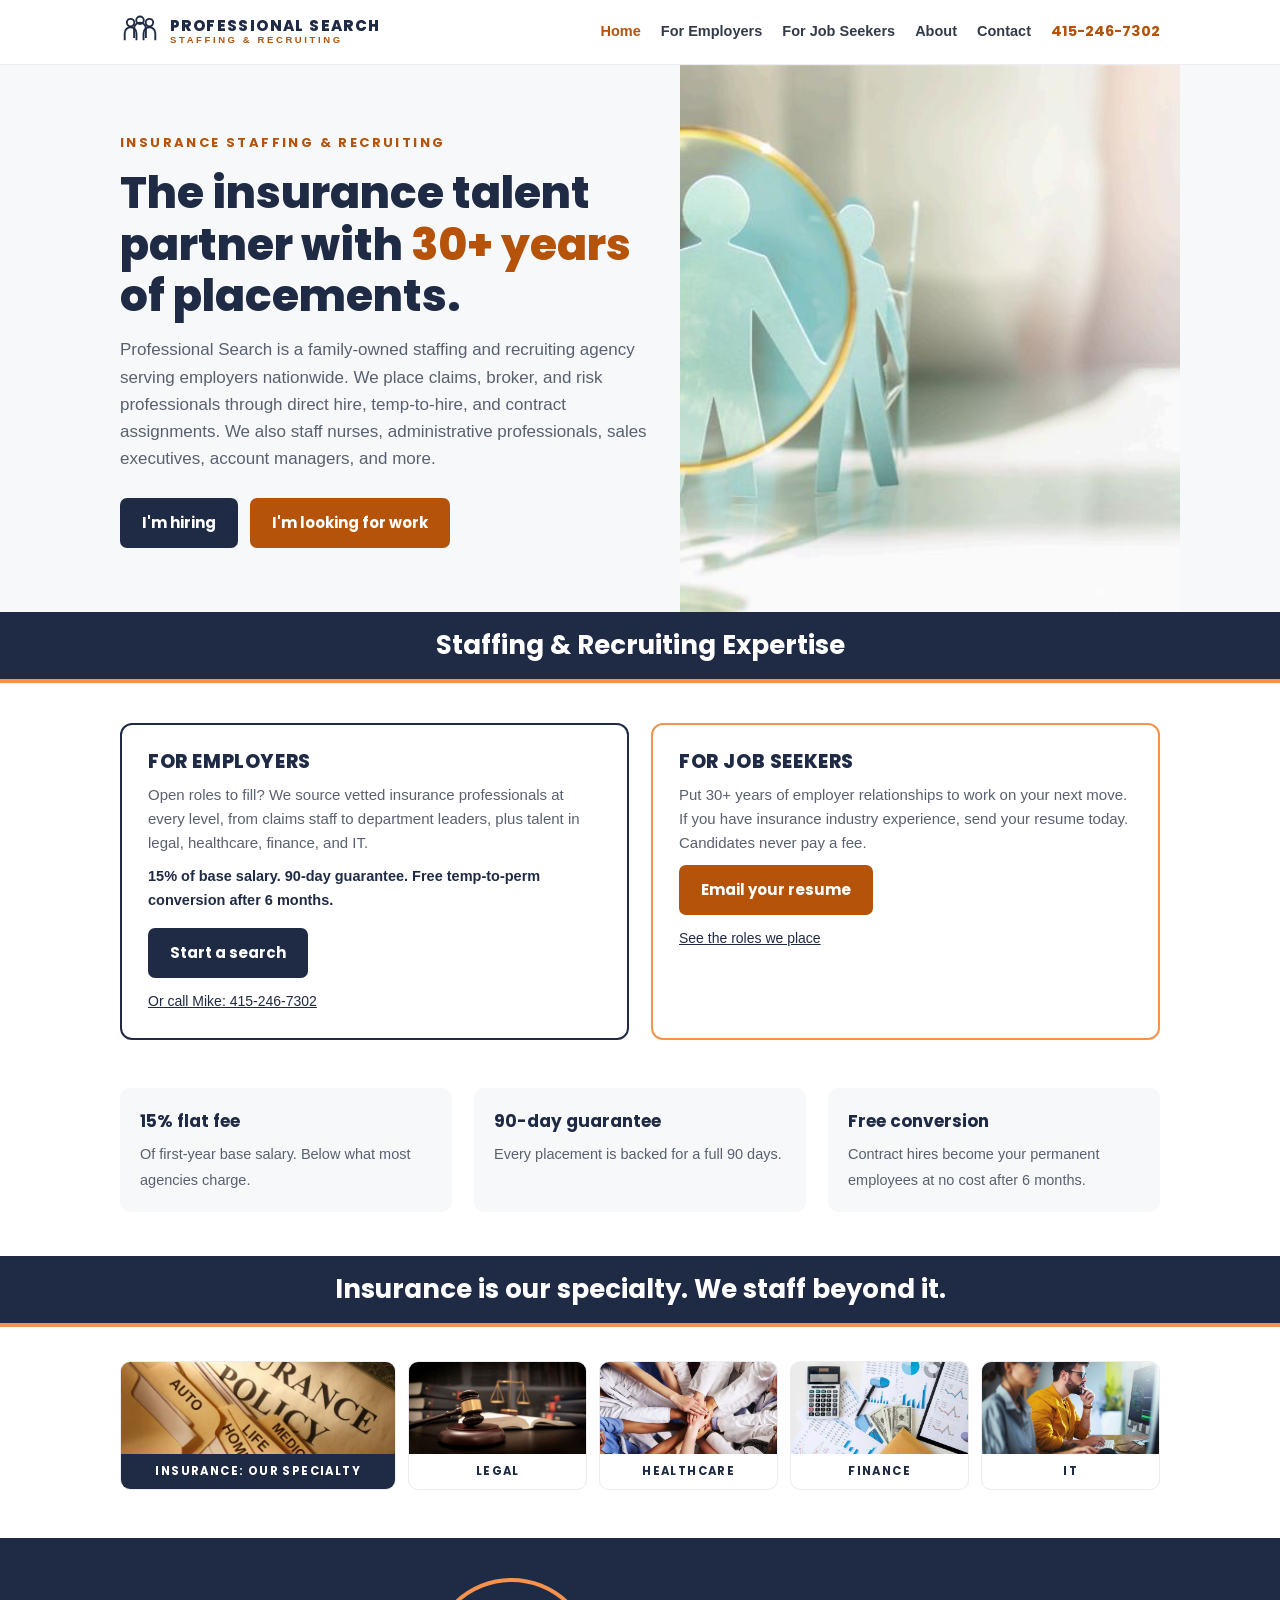
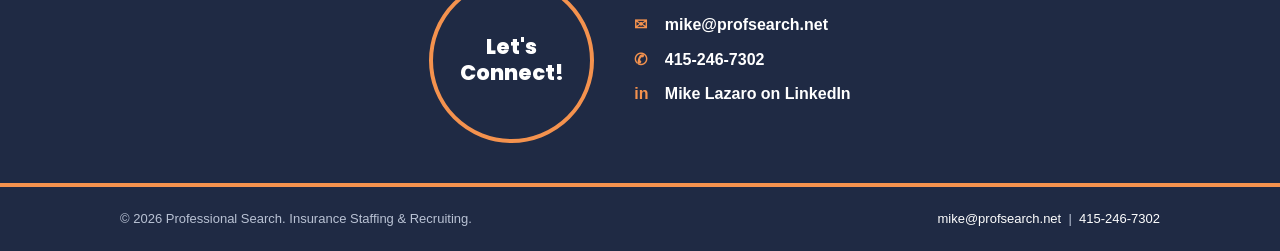
<file: site/index.html>
<!DOCTYPE html>
<html lang="en">
<head>
<meta charset="utf-8">
<meta name="viewport" content="width=device-width, initial-scale=1">
<title>Professional Search | Insurance Staffing and Recruiting Agency</title>
<meta name="description" content="Family-owned national insurance staffing agency with 30+ years of placements. Direct hire, temp-to-hire, and contract recruiting for claims, broker, and risk professionals. 15% fee, 90-day guarantee.">
<link rel="canonical" href="https://profsearchstaffing.com/">
<link rel="icon" href="img/favicon.svg" type="image/svg+xml">
<link rel="stylesheet" href="css/styles.css">
<meta property="og:title" content="Professional Search | Insurance Staffing and Recruiting">
<meta property="og:description" content="Family-owned national insurance staffing agency with 30+ years of placements. 15% fee, 90-day guarantee.">
<meta property="og:image" content="https://profsearchstaffing.com/img/og.png">
<meta property="og:url" content="https://profsearchstaffing.com/">
<meta property="og:type" content="website">
<script type="application/ld+json">
{
  "@context": "https://schema.org",
  "@type": "EmploymentAgency",
  "name": "Professional Search",
  "description": "Family-owned insurance staffing and recruiting agency with over 30 years of placements nationwide.",
  "url": "https://profsearchstaffing.com/",
  "email": "mike@profsearch.net",
  "telephone": "+1-415-246-7302",
  "founder": { "@type": "Person", "name": "Mike Lazaro" },
  "areaServed": "US",
  "sameAs": ["https://www.linkedin.com/in/michael-lazaro-b891a011a"]
}
</script>
</head>
<body>

<header class="site-header">
  <div class="wrap">
    <a class="logo" href="index.html">
      <svg class="logo-mark" viewBox="0 0 34 30" fill="none" stroke="#1F2A44" stroke-width="1.6" aria-hidden="true">
        <circle cx="9" cy="7" r="3.2"/><circle cx="17" cy="5" r="3.2"/><circle cx="25" cy="7" r="3.2"/>
        <path d="M4 22 v-6 a5 5 0 0 1 5-5 h0 a5 5 0 0 1 5 5 v6"/><path d="M12 20 v-8 a5 5 0 0 1 5-5 h0 a5 5 0 0 1 5 5 v8"/><path d="M20 22 v-6 a5 5 0 0 1 5-5 h0 a5 5 0 0 1 5 5 v6"/>
      </svg>
      <span class="logo-text"><span class="l1">PROFESSIONAL SEARCH</span><span class="l2">STAFFING &amp; RECRUITING</span></span>
    </a>
    <nav class="main-nav" aria-label="Main">
      <a href="index.html" aria-current="page">Home</a>
      <a href="employers.html">For Employers</a>
      <a href="job-seekers.html">For Job Seekers</a>
      <a href="about.html">About</a>
      <a href="contact.html">Contact</a>
      <a class="nav-phone" href="tel:+14152467302">415-246-7302</a>
    </nav>
  </div>
</header>

<section class="hero">
  <div class="hero-inner">
    <div class="hero-copy">
      <span class="kicker">INSURANCE STAFFING &amp; RECRUITING</span>
      <h1>The insurance talent partner with <em>30+ years</em> of placements.</h1>
      <p>Professional Search is a family-owned staffing and recruiting agency serving employers nationwide. We place claims, broker, and risk professionals through direct hire, temp-to-hire, and contract assignments. We also staff nurses, administrative professionals, sales executives, account managers, and more.</p>
      <div class="hero-ctas">
        <a class="btn btn-navy" href="employers.html">I'm hiring</a>
        <a class="btn btn-orange" href="job-seekers.html">I'm looking for work</a>
      </div>
    </div>
    <div class="hero-photo" style="background-image:url('img/hero.jpg')" role="img" aria-label="Magnifying glass examining a row of paper people, one highlighted"></div>
  </div>
</section>

<div class="band"><h2>Staffing &amp; Recruiting Expertise</h2></div>
<div class="band-rule"></div>

<main>
<div class="wrap">
  <div class="doors">
    <div class="door door-employers">
      <h3>FOR EMPLOYERS</h3>
      <p>Open roles to fill? We source vetted insurance professionals at every level, from claims staff to department leaders, plus talent in legal, healthcare, finance, and IT.</p>
      <p class="facts">15% of base salary. 90-day guarantee. Free temp-to-perm conversion after 6 months.</p>
      <a class="btn btn-navy" href="employers.html">Start a search</a>
      <a class="aux" href="tel:+14152467302">Or call Mike: 415-246-7302</a>
    </div>
    <div class="door door-seekers">
      <h3>FOR JOB SEEKERS</h3>
      <p>Put 30+ years of employer relationships to work on your next move. If you have insurance industry experience, send your resume today. Candidates never pay a fee.</p>
      <a class="btn btn-orange" href="mailto:mike@profsearch.net?subject=Resume%20Submission%20-%20Insurance%20Professional&amp;body=Hi%20Mike%2C%0A%0AMy%20resume%20is%20attached.%20I%27m%20looking%20for%20%5Brole%20type%5D%20roles%20in%20%5Bcity%2Fstate%20or%20remote%5D.%0A%0AThanks%2C">Email your resume</a>
      <a class="aux" href="job-seekers.html">See the roles we place</a>
    </div>
  </div>

  <div class="terms-row">
    <div class="term"><strong>15% flat fee</strong><span>Of first-year base salary. Below what most agencies charge.</span></div>
    <div class="term"><strong>90-day guarantee</strong><span>Every placement is backed for a full 90 days.</span></div>
    <div class="term"><strong>Free conversion</strong><span>Contract hires become your permanent employees at no cost after 6 months.</span></div>
  </div>
</div>

<div class="band"><h2>Insurance is our specialty. We staff beyond it.</h2></div>
<div class="band-rule"></div>

<div class="wrap">
  <div class="industries" style="padding-top:34px;">
    <div class="industry-tile tile-featured">
      <div class="tile-photo" style="background-image:url('img/insurance.jpg')" role="img" aria-label="Insurance policy folders for auto, home, life, and medical lines"></div>
      <div class="tile-label">INSURANCE: OUR SPECIALTY</div>
    </div>
    <div class="industry-tile">
      <div class="tile-photo" style="background-image:url('img/legal.jpg')" role="img" aria-label="Gavel and scales of justice"></div>
      <div class="tile-label">LEGAL</div>
    </div>
    <div class="industry-tile">
      <div class="tile-photo" style="background-image:url('img/healthcare.jpg')" role="img" aria-label="Healthcare team joining hands"></div>
      <div class="tile-label">HEALTHCARE</div>
    </div>
    <div class="industry-tile">
      <div class="tile-photo" style="background-image:url('img/finance.jpg')" role="img" aria-label="Calculator, currency, and financial charts"></div>
      <div class="tile-label">FINANCE</div>
    </div>
    <div class="industry-tile">
      <div class="tile-photo" style="background-image:url('img/it.jpg')" role="img" aria-label="Software engineer working at a computer"></div>
      <div class="tile-label">IT</div>
    </div>
  </div>
</div>
</main>

<section class="connect-band">
  <div class="wrap">
    <div class="connect-circle">Let's<br>Connect!</div>
    <div class="connect-details">
      <div><span class="ico">&#9993;</span> <a href="mailto:mike@profsearch.net">mike@profsearch.net</a></div>
      <div><span class="ico">&#9990;</span> <a href="tel:+14152467302">415-246-7302</a></div>
      <div><span class="ico">in</span> <a href="https://www.linkedin.com/in/michael-lazaro-b891a011a" rel="noopener" target="_blank">Mike Lazaro on LinkedIn</a></div>
    </div>
  </div>
</section>

<footer class="site-footer">
  <div class="wrap">
    <span>&copy; 2026 Professional Search. Insurance Staffing &amp; Recruiting.</span>
    <span><a href="mailto:mike@profsearch.net">mike@profsearch.net</a> &nbsp;|&nbsp; <a href="tel:+14152467302">415-246-7302</a></span>
  </div>
</footer>

<script src="js/copy-email.js" defer></script>
</body>
</html>
</file>
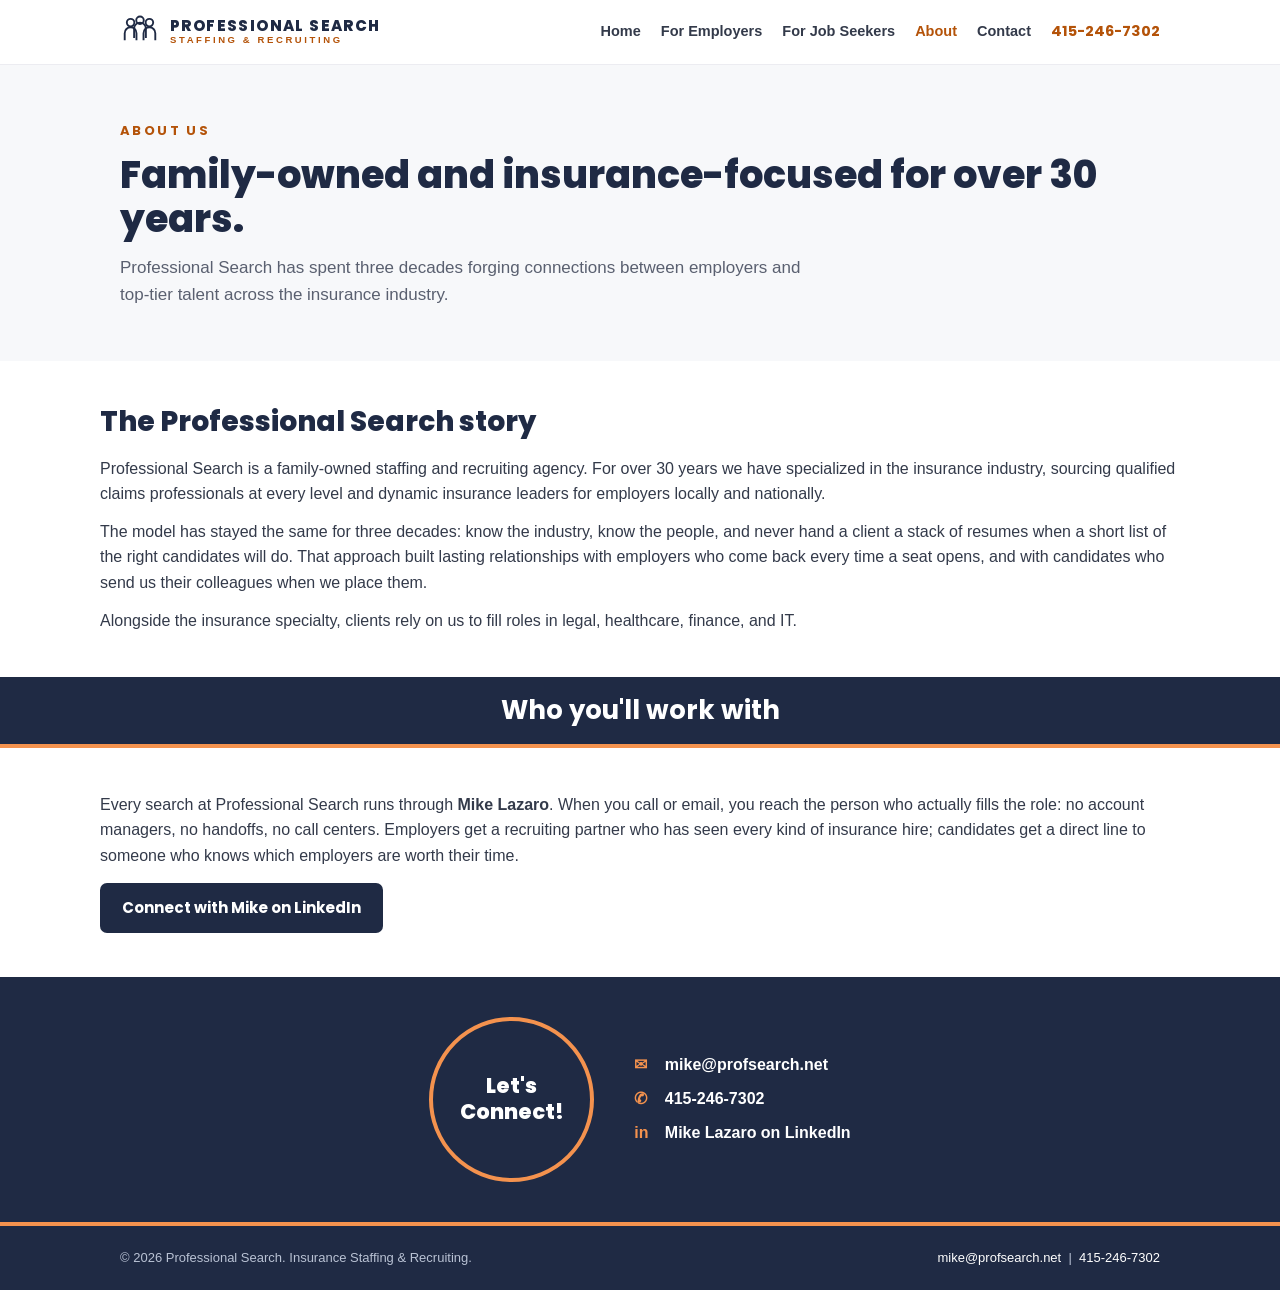
<file: site/about.html>
<!DOCTYPE html>
<html lang="en">
<head>
<meta charset="utf-8">
<meta name="viewport" content="width=device-width, initial-scale=1">
<title>About Professional Search | 30+ Years of Insurance Recruiting</title>
<meta name="description" content="Professional Search is a family-owned insurance staffing and recruiting agency. For over 30 years, we have connected employers nationwide with top-tier insurance talent.">
<link rel="canonical" href="https://profsearchstaffing.com/about.html">
<link rel="icon" href="img/favicon.svg" type="image/svg+xml">
<link rel="stylesheet" href="css/styles.css">
<meta property="og:title" content="About Professional Search">
<meta property="og:description" content="Family-owned insurance staffing and recruiting, over 30 years.">
<meta property="og:image" content="https://profsearchstaffing.com/img/og.png">
<meta property="og:url" content="https://profsearchstaffing.com/about.html">
<meta property="og:type" content="website">
</head>
<body>

<header class="site-header">
  <div class="wrap">
    <a class="logo" href="index.html">
      <svg class="logo-mark" viewBox="0 0 34 30" fill="none" stroke="#1F2A44" stroke-width="1.6" aria-hidden="true">
        <circle cx="9" cy="7" r="3.2"/><circle cx="17" cy="5" r="3.2"/><circle cx="25" cy="7" r="3.2"/>
        <path d="M4 22 v-6 a5 5 0 0 1 5-5 h0 a5 5 0 0 1 5 5 v6"/><path d="M12 20 v-8 a5 5 0 0 1 5-5 h0 a5 5 0 0 1 5 5 v8"/><path d="M20 22 v-6 a5 5 0 0 1 5-5 h0 a5 5 0 0 1 5 5 v6"/>
      </svg>
      <span class="logo-text"><span class="l1">PROFESSIONAL SEARCH</span><span class="l2">STAFFING &amp; RECRUITING</span></span>
    </a>
    <nav class="main-nav" aria-label="Main">
      <a href="index.html">Home</a>
      <a href="employers.html">For Employers</a>
      <a href="job-seekers.html">For Job Seekers</a>
      <a href="about.html" aria-current="page">About</a>
      <a href="contact.html">Contact</a>
      <a class="nav-phone" href="tel:+14152467302">415-246-7302</a>
    </nav>
  </div>
</header>

<section class="page-hero">
  <div class="wrap">
    <span class="kicker">ABOUT US</span>
    <h1>Family-owned and insurance-focused for over 30 years.</h1>
    <p>Professional Search has spent three decades forging connections between employers and top-tier talent across the insurance industry.</p>
  </div>
</section>

<main>
<div class="wrap section">
  <h2 class="section-title">The Professional Search story</h2>
  <p>Professional Search is a family-owned staffing and recruiting agency. For over 30 years we have specialized in the insurance industry, sourcing qualified claims professionals at every level and dynamic insurance leaders for employers locally and nationally.</p>
  <p>The model has stayed the same for three decades: know the industry, know the people, and never hand a client a stack of resumes when a short list of the right candidates will do. That approach built lasting relationships with employers who come back every time a seat opens, and with candidates who send us their colleagues when we place them.</p>
  <p>Alongside the insurance specialty, clients rely on us to fill roles in legal, healthcare, finance, and IT.</p>
</div>

<div class="band"><h2>Who you'll work with</h2></div>
<div class="band-rule"></div>

<div class="wrap section">
  <p>Every search at Professional Search runs through <strong>Mike Lazaro</strong>. When you call or email, you reach the person who actually fills the role: no account managers, no handoffs, no call centers. Employers get a recruiting partner who has seen every kind of insurance hire; candidates get a direct line to someone who knows which employers are worth their time.</p>
  <p style="margin-top:14px;"><a class="btn btn-navy" href="https://www.linkedin.com/in/michael-lazaro-b891a011a" rel="noopener" target="_blank">Connect with Mike on LinkedIn</a></p>
</div>
</main>

<section class="connect-band">
  <div class="wrap">
    <div class="connect-circle">Let's<br>Connect!</div>
    <div class="connect-details">
      <div><span class="ico">&#9993;</span> <a href="mailto:mike@profsearch.net">mike@profsearch.net</a></div>
      <div><span class="ico">&#9990;</span> <a href="tel:+14152467302">415-246-7302</a></div>
      <div><span class="ico">in</span> <a href="https://www.linkedin.com/in/michael-lazaro-b891a011a" rel="noopener" target="_blank">Mike Lazaro on LinkedIn</a></div>
    </div>
  </div>
</section>

<footer class="site-footer">
  <div class="wrap">
    <span>&copy; 2026 Professional Search. Insurance Staffing &amp; Recruiting.</span>
    <span><a href="mailto:mike@profsearch.net">mike@profsearch.net</a> &nbsp;|&nbsp; <a href="tel:+14152467302">415-246-7302</a></span>
  </div>
</footer>

<script src="js/copy-email.js" defer></script>
</body>
</html>
</file>
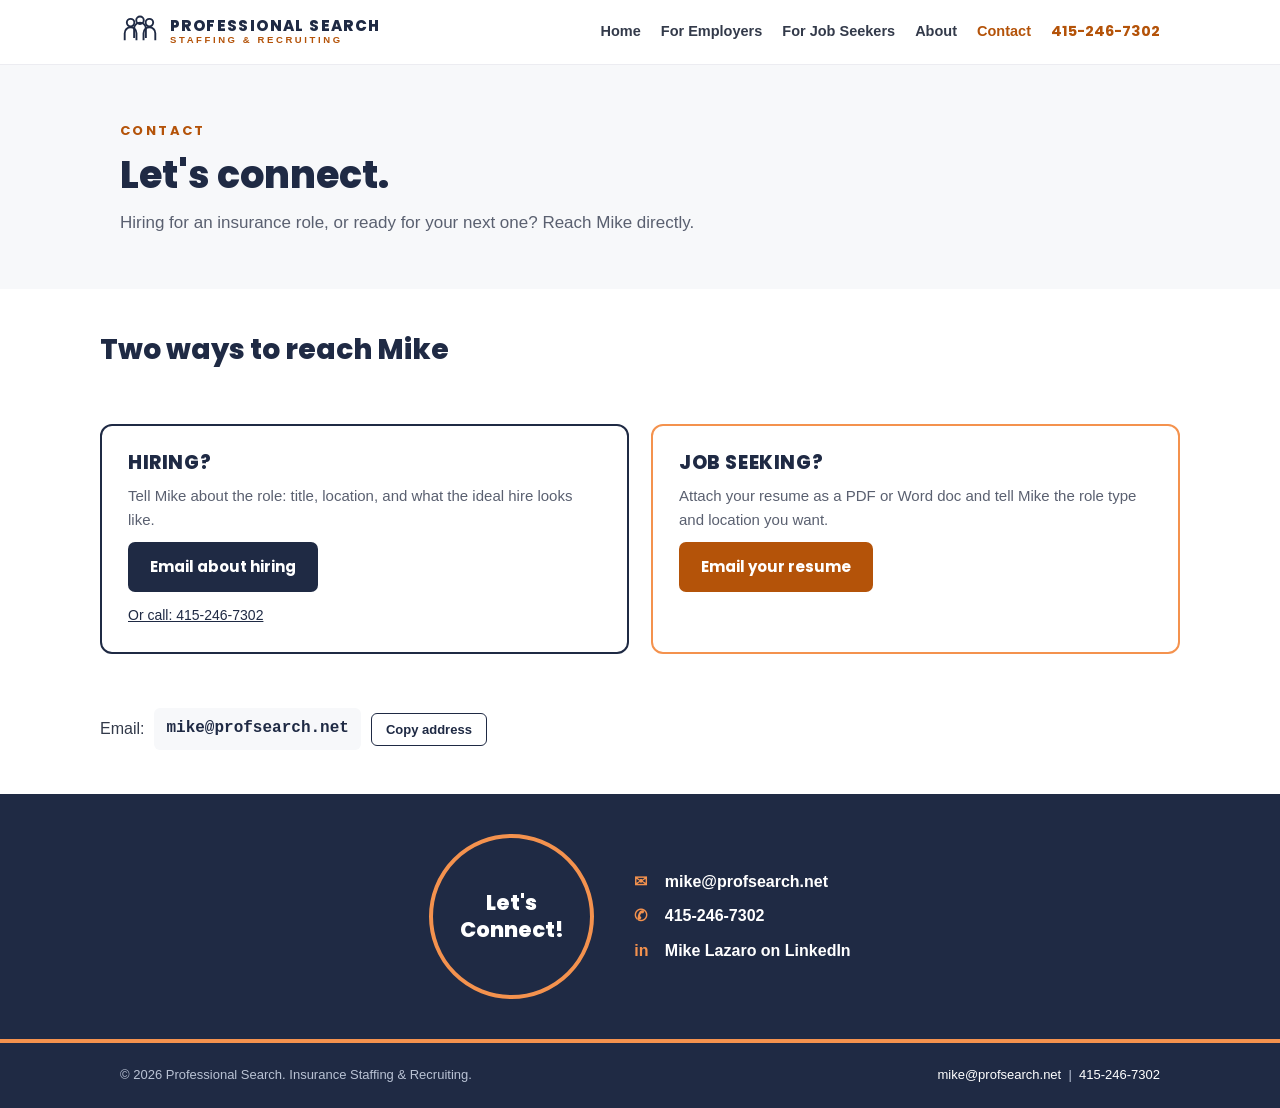
<file: site/contact.html>
<!DOCTYPE html>
<html lang="en">
<head>
<meta charset="utf-8">
<meta name="viewport" content="width=device-width, initial-scale=1">
<title>Contact Mike Lazaro | Professional Search</title>
<meta name="description" content="Reach Professional Search: email mike@profsearch.net or call 415-246-7302. Hiring for insurance roles or looking for your next one? Let's connect.">
<link rel="canonical" href="https://profsearchstaffing.com/contact.html">
<link rel="icon" href="img/favicon.svg" type="image/svg+xml">
<link rel="stylesheet" href="css/styles.css">
<meta property="og:title" content="Contact | Professional Search">
<meta property="og:description" content="Email mike@profsearch.net or call 415-246-7302.">
<meta property="og:image" content="https://profsearchstaffing.com/img/og.png">
<meta property="og:url" content="https://profsearchstaffing.com/contact.html">
<meta property="og:type" content="website">
</head>
<body>

<header class="site-header">
  <div class="wrap">
    <a class="logo" href="index.html">
      <svg class="logo-mark" viewBox="0 0 34 30" fill="none" stroke="#1F2A44" stroke-width="1.6" aria-hidden="true">
        <circle cx="9" cy="7" r="3.2"/><circle cx="17" cy="5" r="3.2"/><circle cx="25" cy="7" r="3.2"/>
        <path d="M4 22 v-6 a5 5 0 0 1 5-5 h0 a5 5 0 0 1 5 5 v6"/><path d="M12 20 v-8 a5 5 0 0 1 5-5 h0 a5 5 0 0 1 5 5 v8"/><path d="M20 22 v-6 a5 5 0 0 1 5-5 h0 a5 5 0 0 1 5 5 v6"/>
      </svg>
      <span class="logo-text"><span class="l1">PROFESSIONAL SEARCH</span><span class="l2">STAFFING &amp; RECRUITING</span></span>
    </a>
    <nav class="main-nav" aria-label="Main">
      <a href="index.html">Home</a>
      <a href="employers.html">For Employers</a>
      <a href="job-seekers.html">For Job Seekers</a>
      <a href="about.html">About</a>
      <a href="contact.html" aria-current="page">Contact</a>
      <a class="nav-phone" href="tel:+14152467302">415-246-7302</a>
    </nav>
  </div>
</header>

<section class="page-hero">
  <div class="wrap">
    <span class="kicker">CONTACT</span>
    <h1>Let's connect.</h1>
    <p>Hiring for an insurance role, or ready for your next one? Reach Mike directly.</p>
  </div>
</section>

<main>
<div class="wrap section">
  <h2 class="section-title">Two ways to reach Mike</h2>
  <div class="doors">
    <div class="door door-employers">
      <h3>HIRING?</h3>
      <p>Tell Mike about the role: title, location, and what the ideal hire looks like.</p>
      <a class="btn btn-navy" href="mailto:mike@profsearch.net?subject=Hiring%20Inquiry&amp;body=Hi%20Mike%2C%0A%0AWe%27re%20looking%20to%20fill%20%5Brole%5D%20in%20%5Blocation%5D.%20Please%20get%20in%20touch.%0A%0AThanks%2C">Email about hiring</a>
      <a class="aux" href="tel:+14152467302">Or call: 415-246-7302</a>
    </div>
    <div class="door door-seekers">
      <h3>JOB SEEKING?</h3>
      <p>Attach your resume as a PDF or Word doc and tell Mike the role type and location you want.</p>
      <a class="btn btn-orange" href="mailto:mike@profsearch.net?subject=Resume%20Submission%20-%20Insurance%20Professional&amp;body=Hi%20Mike%2C%0A%0AMy%20resume%20is%20attached.%20I%27m%20looking%20for%20%5Brole%20type%5D%20roles%20in%20%5Bcity%2Fstate%20or%20remote%5D.%0A%0AThanks%2C">Email your resume</a>
    </div>
  </div>
  <div class="email-line">
    <span>Email:</span>
    <code>mike@profsearch.net</code>
    <button class="copy-email" type="button">Copy address</button>
  </div>
</div>
</main>

<section class="connect-band">
  <div class="wrap">
    <div class="connect-circle">Let's<br>Connect!</div>
    <div class="connect-details">
      <div><span class="ico">&#9993;</span> <a href="mailto:mike@profsearch.net">mike@profsearch.net</a></div>
      <div><span class="ico">&#9990;</span> <a href="tel:+14152467302">415-246-7302</a></div>
      <div><span class="ico">in</span> <a href="https://www.linkedin.com/in/michael-lazaro-b891a011a" rel="noopener" target="_blank">Mike Lazaro on LinkedIn</a></div>
    </div>
  </div>
</section>

<footer class="site-footer">
  <div class="wrap">
    <span>&copy; 2026 Professional Search. Insurance Staffing &amp; Recruiting.</span>
    <span><a href="mailto:mike@profsearch.net">mike@profsearch.net</a> &nbsp;|&nbsp; <a href="tel:+14152467302">415-246-7302</a></span>
  </div>
</footer>

<script src="js/copy-email.js" defer></script>
</body>
</html>
</file>
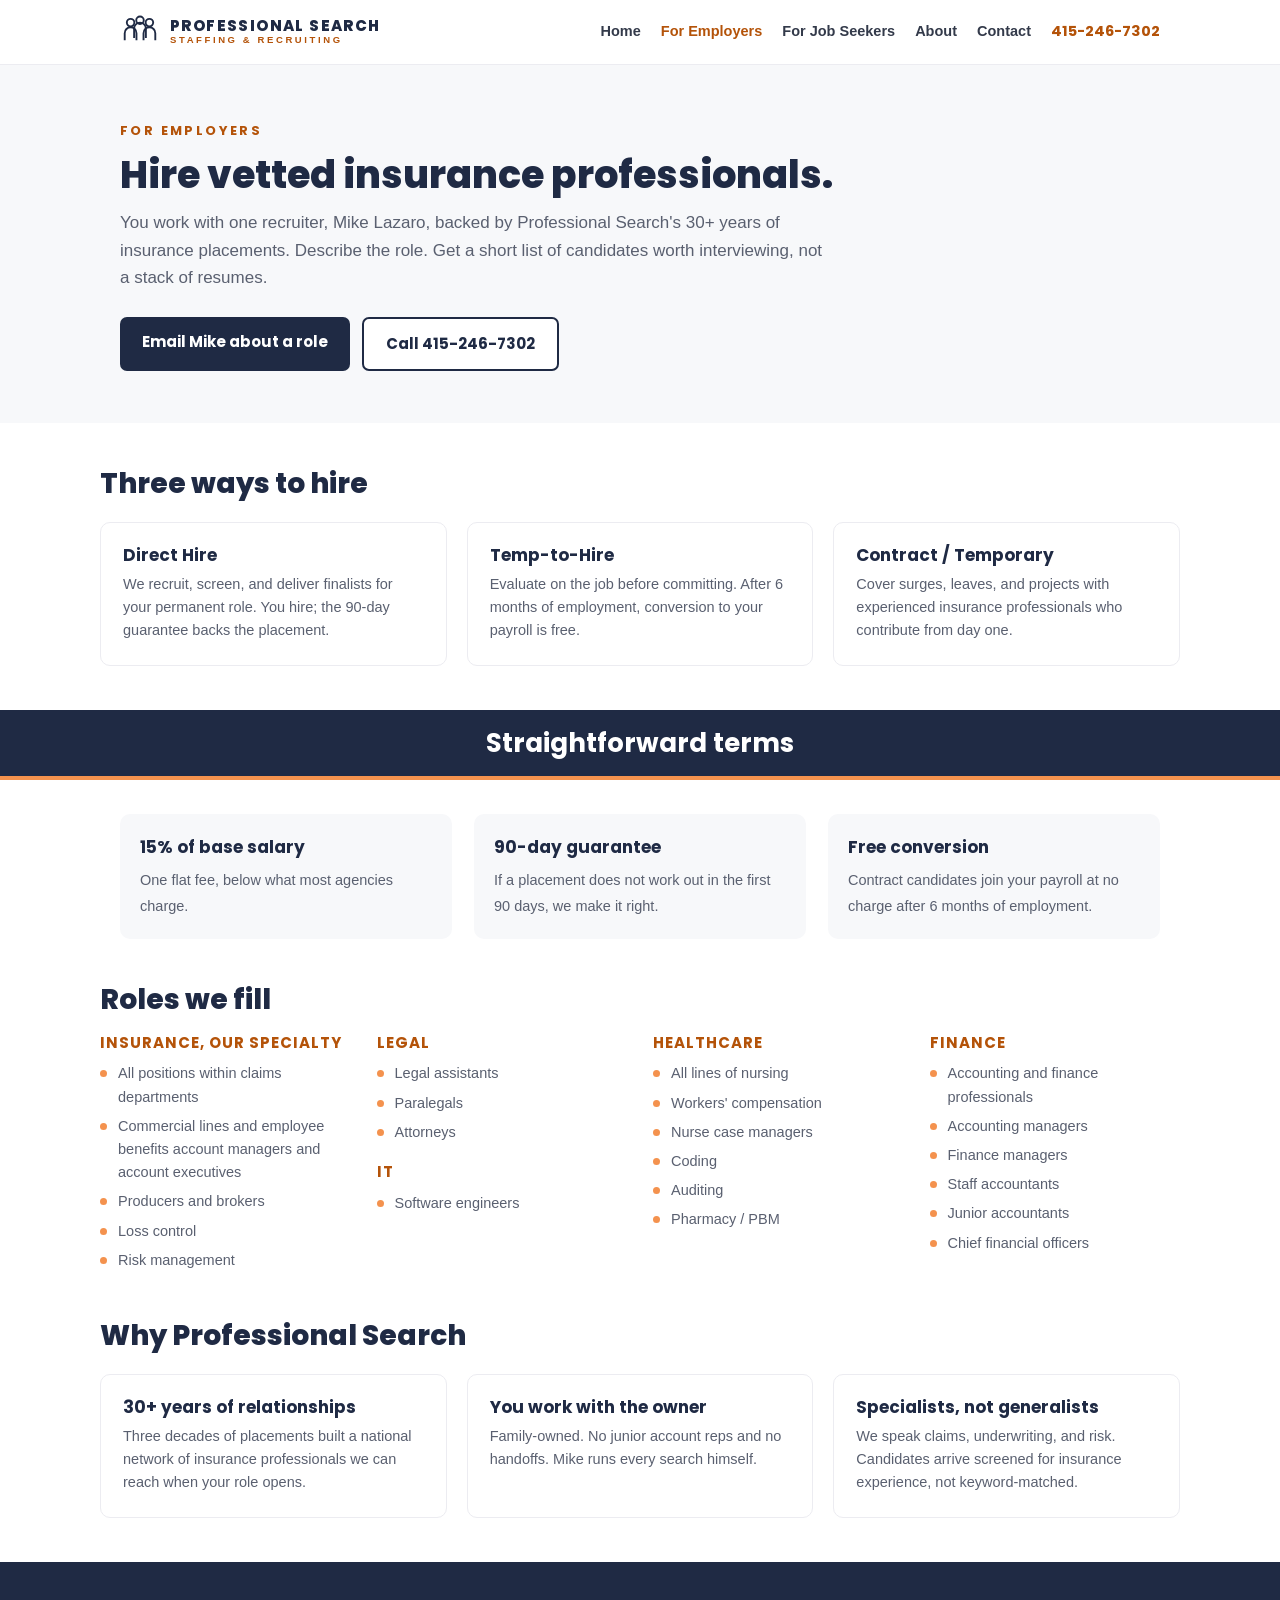
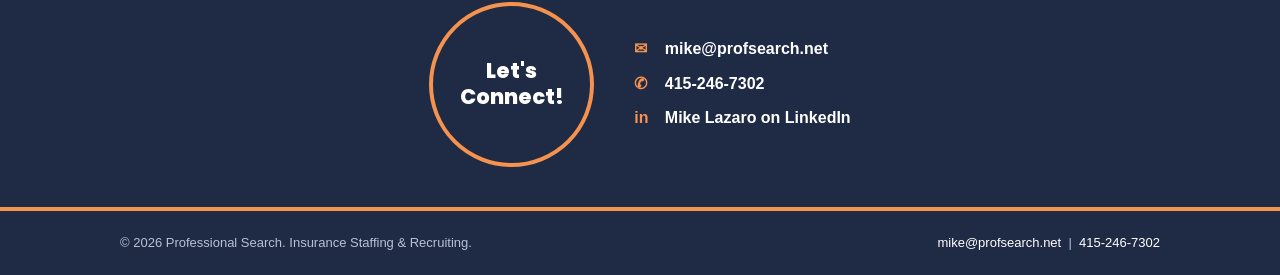
<file: site/employers.html>
<!DOCTYPE html>
<html lang="en">
<head>
<meta charset="utf-8">
<meta name="viewport" content="width=device-width, initial-scale=1">
<title>Hire Insurance Talent | Professional Search Staffing</title>
<meta name="description" content="Fill claims, broker, loss control, and risk roles with vetted insurance professionals. 15% of base salary, 90-day guarantee, free temp-to-perm conversion. Call 415-246-7302.">
<link rel="canonical" href="https://profsearchstaffing.com/employers.html">
<link rel="icon" href="img/favicon.svg" type="image/svg+xml">
<link rel="stylesheet" href="css/styles.css">
<meta property="og:title" content="Hire Insurance Talent | Professional Search">
<meta property="og:description" content="Vetted insurance professionals. 15% fee, 90-day guarantee.">
<meta property="og:image" content="https://profsearchstaffing.com/img/og.png">
<meta property="og:url" content="https://profsearchstaffing.com/employers.html">
<meta property="og:type" content="website">
</head>
<body>

<header class="site-header">
  <div class="wrap">
    <a class="logo" href="index.html">
      <svg class="logo-mark" viewBox="0 0 34 30" fill="none" stroke="#1F2A44" stroke-width="1.6" aria-hidden="true">
        <circle cx="9" cy="7" r="3.2"/><circle cx="17" cy="5" r="3.2"/><circle cx="25" cy="7" r="3.2"/>
        <path d="M4 22 v-6 a5 5 0 0 1 5-5 h0 a5 5 0 0 1 5 5 v6"/><path d="M12 20 v-8 a5 5 0 0 1 5-5 h0 a5 5 0 0 1 5 5 v8"/><path d="M20 22 v-6 a5 5 0 0 1 5-5 h0 a5 5 0 0 1 5 5 v6"/>
      </svg>
      <span class="logo-text"><span class="l1">PROFESSIONAL SEARCH</span><span class="l2">STAFFING &amp; RECRUITING</span></span>
    </a>
    <nav class="main-nav" aria-label="Main">
      <a href="index.html">Home</a>
      <a href="employers.html" aria-current="page">For Employers</a>
      <a href="job-seekers.html">For Job Seekers</a>
      <a href="about.html">About</a>
      <a href="contact.html">Contact</a>
      <a class="nav-phone" href="tel:+14152467302">415-246-7302</a>
    </nav>
  </div>
</header>

<section class="page-hero">
  <div class="wrap">
    <span class="kicker">FOR EMPLOYERS</span>
    <h1>Hire vetted insurance professionals.</h1>
    <p>You work with one recruiter, Mike Lazaro, backed by Professional Search's 30+ years of insurance placements. Describe the role. Get a short list of candidates worth interviewing, not a stack of resumes.</p>
    <div class="hero-ctas">
      <a class="btn btn-navy" href="mailto:mike@profsearch.net?subject=Hiring%20Inquiry&amp;body=Hi%20Mike%2C%0A%0AWe%27re%20looking%20to%20fill%20%5Brole%5D%20in%20%5Blocation%5D.%20Please%20get%20in%20touch.%0A%0AThanks%2C">Email Mike about a role</a>
      <a class="btn btn-outline" href="tel:+14152467302">Call 415-246-7302</a>
    </div>
  </div>
</section>

<main>
<div class="wrap section">
  <h2 class="section-title">Three ways to hire</h2>
  <div class="cards-3">
    <div class="card"><h3>Direct Hire</h3><p>We recruit, screen, and deliver finalists for your permanent role. You hire; the 90-day guarantee backs the placement.</p></div>
    <div class="card"><h3>Temp-to-Hire</h3><p>Evaluate on the job before committing. After 6 months of employment, conversion to your payroll is free.</p></div>
    <div class="card"><h3>Contract / Temporary</h3><p>Cover surges, leaves, and projects with experienced insurance professionals who contribute from day one.</p></div>
  </div>
</div>

<div class="band"><h2>Straightforward terms</h2></div>
<div class="band-rule"></div>

<div class="wrap">
  <div class="terms-row" style="padding-top:34px;">
    <div class="term"><strong>15% of base salary</strong><span>One flat fee, below what most agencies charge.</span></div>
    <div class="term"><strong>90-day guarantee</strong><span>If a placement does not work out in the first 90 days, we make it right.</span></div>
    <div class="term"><strong>Free conversion</strong><span>Contract candidates join your payroll at no charge after 6 months of employment.</span></div>
  </div>
</div>

<div class="wrap section" style="padding-top:0;">
  <h2 class="section-title">Roles we fill</h2>
  <div class="role-columns">
    <div class="role-group">
      <h3>INSURANCE, OUR SPECIALTY</h3>
      <ul>
        <li>All positions within claims departments</li>
        <li>Commercial lines and employee benefits account managers and account executives</li>
        <li>Producers and brokers</li>
        <li>Loss control</li>
        <li>Risk management</li>
      </ul>
    </div>
    <div class="role-group">
      <h3>LEGAL</h3>
      <ul><li>Legal assistants</li><li>Paralegals</li><li>Attorneys</li></ul>
      <h3 style="margin-top:16px;">IT</h3>
      <ul><li>Software engineers</li></ul>
    </div>
    <div class="role-group">
      <h3>HEALTHCARE</h3>
      <ul><li>All lines of nursing</li><li>Workers' compensation</li><li>Nurse case managers</li><li>Coding</li><li>Auditing</li><li>Pharmacy / PBM</li></ul>
    </div>
    <div class="role-group">
      <h3>FINANCE</h3>
      <ul><li>Accounting and finance professionals</li><li>Accounting managers</li><li>Finance managers</li><li>Staff accountants</li><li>Junior accountants</li><li>Chief financial officers</li></ul>
    </div>
  </div>
</div>

<div class="wrap section" style="padding-top:0;">
  <h2 class="section-title">Why Professional Search</h2>
  <div class="cards-3">
    <div class="card"><h3>30+ years of relationships</h3><p>Three decades of placements built a national network of insurance professionals we can reach when your role opens.</p></div>
    <div class="card"><h3>You work with the owner</h3><p>Family-owned. No junior account reps and no handoffs. Mike runs every search himself.</p></div>
    <div class="card"><h3>Specialists, not generalists</h3><p>We speak claims, underwriting, and risk. Candidates arrive screened for insurance experience, not keyword-matched.</p></div>
  </div>
</div>
</main>

<section class="connect-band">
  <div class="wrap">
    <div class="connect-circle">Let's<br>Connect!</div>
    <div class="connect-details">
      <div><span class="ico">&#9993;</span> <a href="mailto:mike@profsearch.net?subject=Hiring%20Inquiry">mike@profsearch.net</a></div>
      <div><span class="ico">&#9990;</span> <a href="tel:+14152467302">415-246-7302</a></div>
      <div><span class="ico">in</span> <a href="https://www.linkedin.com/in/michael-lazaro-b891a011a" rel="noopener" target="_blank">Mike Lazaro on LinkedIn</a></div>
    </div>
  </div>
</section>

<footer class="site-footer">
  <div class="wrap">
    <span>&copy; 2026 Professional Search. Insurance Staffing &amp; Recruiting.</span>
    <span><a href="mailto:mike@profsearch.net">mike@profsearch.net</a> &nbsp;|&nbsp; <a href="tel:+14152467302">415-246-7302</a></span>
  </div>
</footer>

<script src="js/copy-email.js" defer></script>
</body>
</html>
</file>
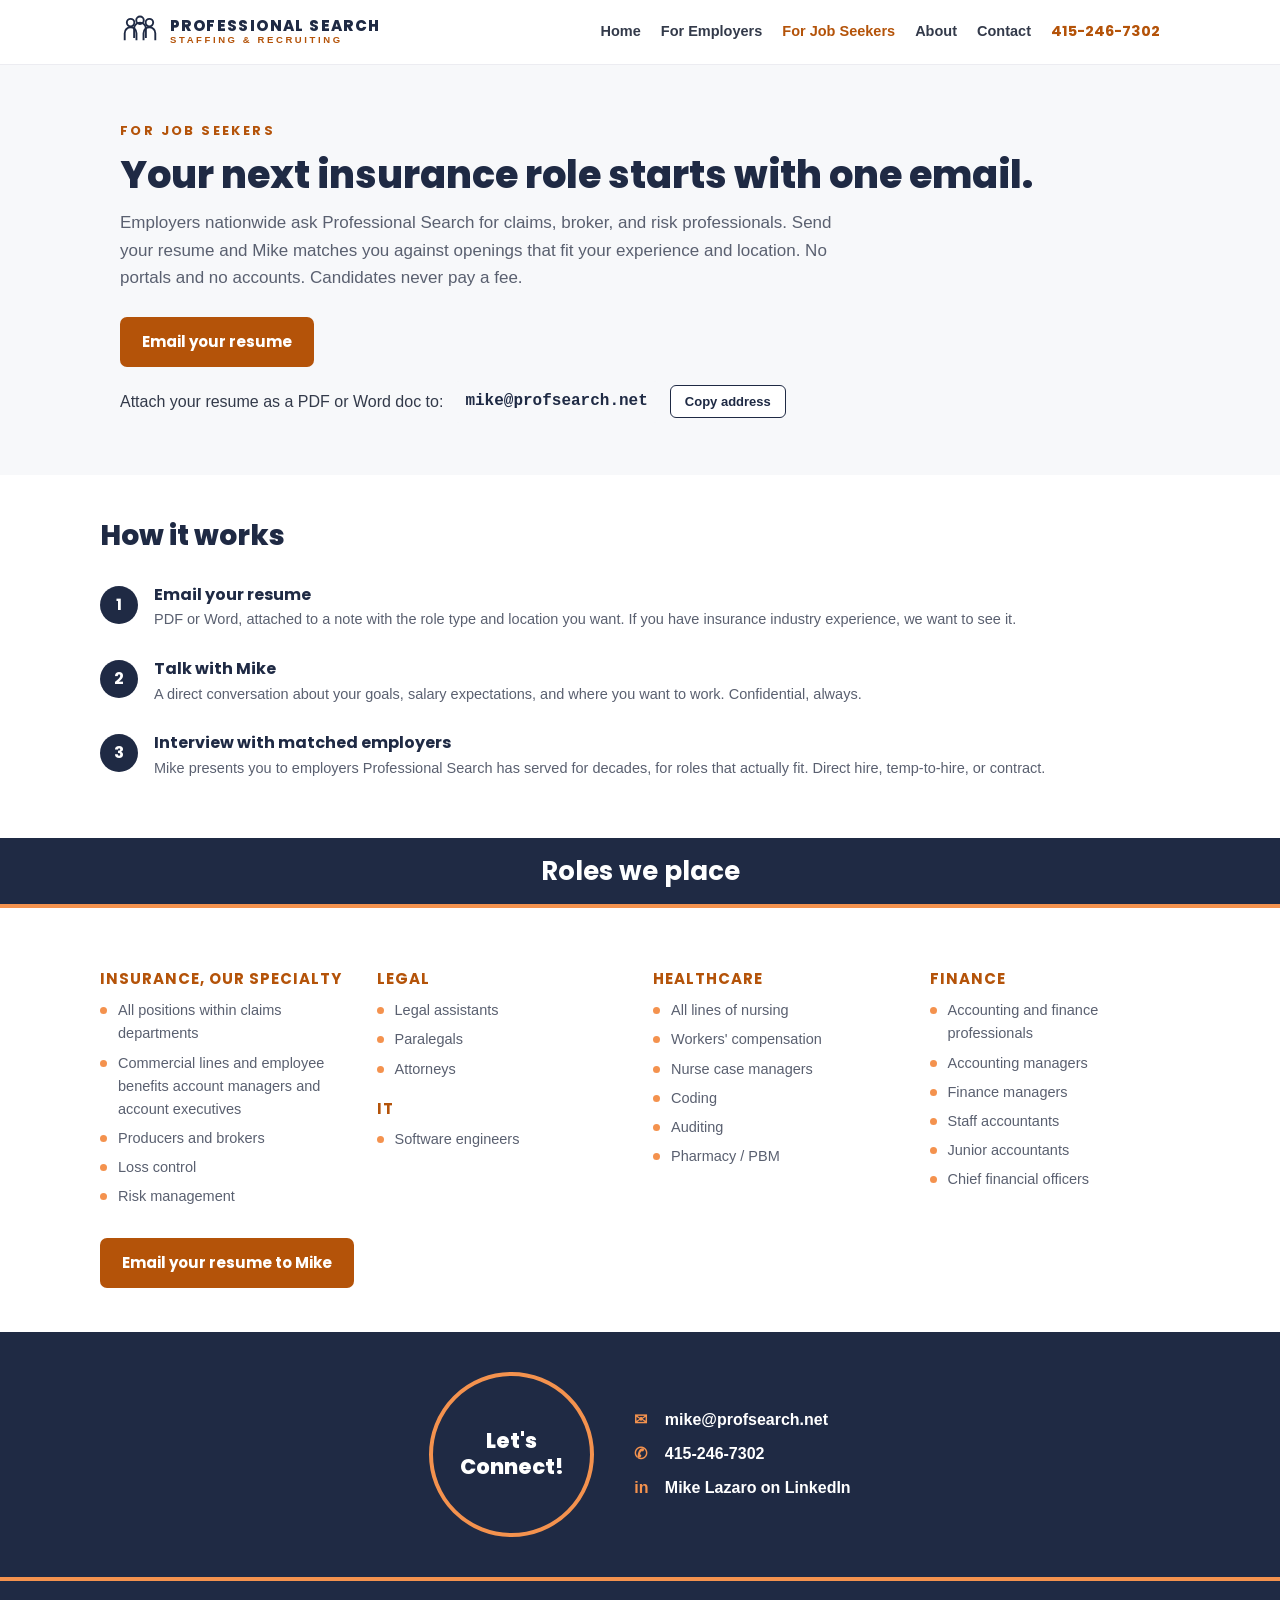
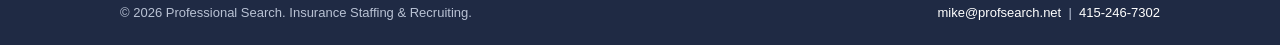
<file: site/job-seekers.html>
<!DOCTYPE html>
<html lang="en">
<head>
<meta charset="utf-8">
<meta name="viewport" content="width=device-width, initial-scale=1">
<title>Insurance Jobs - Email Your Resume | Professional Search</title>
<meta name="description" content="Looking for claims, broker, or risk roles? Email your resume to mike@profsearch.net. 30+ years of employer relationships, nationwide placements, never a fee for candidates.">
<link rel="canonical" href="https://profsearchstaffing.com/job-seekers.html">
<link rel="icon" href="img/favicon.svg" type="image/svg+xml">
<link rel="stylesheet" href="css/styles.css">
<meta property="og:title" content="Insurance Jobs - Email Your Resume | Professional Search">
<meta property="og:description" content="30+ years of employer relationships. Email your resume today.">
<meta property="og:image" content="https://profsearchstaffing.com/img/og.png">
<meta property="og:url" content="https://profsearchstaffing.com/job-seekers.html">
<meta property="og:type" content="website">
</head>
<body>

<header class="site-header">
  <div class="wrap">
    <a class="logo" href="index.html">
      <svg class="logo-mark" viewBox="0 0 34 30" fill="none" stroke="#1F2A44" stroke-width="1.6" aria-hidden="true">
        <circle cx="9" cy="7" r="3.2"/><circle cx="17" cy="5" r="3.2"/><circle cx="25" cy="7" r="3.2"/>
        <path d="M4 22 v-6 a5 5 0 0 1 5-5 h0 a5 5 0 0 1 5 5 v6"/><path d="M12 20 v-8 a5 5 0 0 1 5-5 h0 a5 5 0 0 1 5 5 v8"/><path d="M20 22 v-6 a5 5 0 0 1 5-5 h0 a5 5 0 0 1 5 5 v6"/>
      </svg>
      <span class="logo-text"><span class="l1">PROFESSIONAL SEARCH</span><span class="l2">STAFFING &amp; RECRUITING</span></span>
    </a>
    <nav class="main-nav" aria-label="Main">
      <a href="index.html">Home</a>
      <a href="employers.html">For Employers</a>
      <a href="job-seekers.html" aria-current="page">For Job Seekers</a>
      <a href="about.html">About</a>
      <a href="contact.html">Contact</a>
      <a class="nav-phone" href="tel:+14152467302">415-246-7302</a>
    </nav>
  </div>
</header>

<section class="page-hero">
  <div class="wrap">
    <span class="kicker">FOR JOB SEEKERS</span>
    <h1>Your next insurance role starts with one email.</h1>
    <p>Employers nationwide ask Professional Search for claims, broker, and risk professionals. Send your resume and Mike matches you against openings that fit your experience and location. No portals and no accounts. Candidates never pay a fee.</p>
    <div class="hero-ctas">
      <a class="btn btn-orange" href="mailto:mike@profsearch.net?subject=Resume%20Submission%20-%20Insurance%20Professional&amp;body=Hi%20Mike%2C%0A%0AMy%20resume%20is%20attached.%20I%27m%20looking%20for%20%5Brole%20type%5D%20roles%20in%20%5Bcity%2Fstate%20or%20remote%5D.%0A%0AThanks%2C">Email your resume</a>
    </div>
    <div class="email-line">
      <span>Attach your resume as a PDF or Word doc to:</span>
      <code>mike@profsearch.net</code>
      <button class="copy-email" type="button">Copy address</button>
    </div>
  </div>
</section>

<main>
<div class="wrap section">
  <h2 class="section-title">How it works</h2>
  <div class="steps">
    <div class="step"><div><h3>Email your resume</h3><p>PDF or Word, attached to a note with the role type and location you want. If you have insurance industry experience, we want to see it.</p></div></div>
    <div class="step"><div><h3>Talk with Mike</h3><p>A direct conversation about your goals, salary expectations, and where you want to work. Confidential, always.</p></div></div>
    <div class="step"><div><h3>Interview with matched employers</h3><p>Mike presents you to employers Professional Search has served for decades, for roles that actually fit. Direct hire, temp-to-hire, or contract.</p></div></div>
  </div>
</div>

<div class="band"><h2>Roles we place</h2></div>
<div class="band-rule"></div>

<div class="wrap section">
  <div class="role-columns">
    <div class="role-group">
      <h3>INSURANCE, OUR SPECIALTY</h3>
      <ul>
        <li>All positions within claims departments</li>
        <li>Commercial lines and employee benefits account managers and account executives</li>
        <li>Producers and brokers</li>
        <li>Loss control</li>
        <li>Risk management</li>
      </ul>
    </div>
    <div class="role-group">
      <h3>LEGAL</h3>
      <ul><li>Legal assistants</li><li>Paralegals</li><li>Attorneys</li></ul>
      <h3 style="margin-top:16px;">IT</h3>
      <ul><li>Software engineers</li></ul>
    </div>
    <div class="role-group">
      <h3>HEALTHCARE</h3>
      <ul><li>All lines of nursing</li><li>Workers' compensation</li><li>Nurse case managers</li><li>Coding</li><li>Auditing</li><li>Pharmacy / PBM</li></ul>
    </div>
    <div class="role-group">
      <h3>FINANCE</h3>
      <ul><li>Accounting and finance professionals</li><li>Accounting managers</li><li>Finance managers</li><li>Staff accountants</li><li>Junior accountants</li><li>Chief financial officers</li></ul>
    </div>
  </div>
  <p style="margin-top:26px;"><a class="btn btn-orange" href="mailto:mike@profsearch.net?subject=Resume%20Submission%20-%20Insurance%20Professional&amp;body=Hi%20Mike%2C%0A%0AMy%20resume%20is%20attached.%20I%27m%20looking%20for%20%5Brole%20type%5D%20roles%20in%20%5Bcity%2Fstate%20or%20remote%5D.%0A%0AThanks%2C">Email your resume to Mike</a></p>
</div>
</main>

<section class="connect-band">
  <div class="wrap">
    <div class="connect-circle">Let's<br>Connect!</div>
    <div class="connect-details">
      <div><span class="ico">&#9993;</span> <a href="mailto:mike@profsearch.net?subject=Resume%20Submission%20-%20Insurance%20Professional">mike@profsearch.net</a></div>
      <div><span class="ico">&#9990;</span> <a href="tel:+14152467302">415-246-7302</a></div>
      <div><span class="ico">in</span> <a href="https://www.linkedin.com/in/michael-lazaro-b891a011a" rel="noopener" target="_blank">Mike Lazaro on LinkedIn</a></div>
    </div>
  </div>
</section>

<footer class="site-footer">
  <div class="wrap">
    <span>&copy; 2026 Professional Search. Insurance Staffing &amp; Recruiting.</span>
    <span><a href="mailto:mike@profsearch.net">mike@profsearch.net</a> &nbsp;|&nbsp; <a href="tel:+14152467302">415-246-7302</a></span>
  </div>
</footer>

<script src="js/copy-email.js" defer></script>
</body>
</html>
</file>
<file: site/css/styles.css>
/* Professional Search design system. Navy #1F2A44, orange #F4924E. */
@font-face {
  font-family: 'Poppins';
  src: url('../fonts/poppins-700.woff2') format('woff2');
  font-weight: 700;
  font-display: swap;
}
@font-face {
  font-family: 'Poppins';
  src: url('../fonts/poppins-800.woff2') format('woff2');
  font-weight: 800;
  font-display: swap;
}
:root {
  --navy: #1F2A44;
  --navy-soft: #28365a;
  --orange: #F4924E;
  --orange-deep: #b45309;
  --bg-light: #F7F8FA;
  --text: #333a4a;
  --text-soft: #5a6070;
  --heading: 'Poppins', 'Avenir Next', 'Segoe UI', Arial, sans-serif;
  --body: 'Avenir Next', 'Segoe UI', Helvetica, Arial, sans-serif;
}
* { box-sizing: border-box; margin: 0; padding: 0; }
html { scroll-behavior: smooth; }
body { font-family: var(--body); color: var(--text); line-height: 1.6; background: #fff; }
img { max-width: 100%; display: block; }
a { color: var(--navy); }
h1, h2, h3 { font-family: var(--heading); color: var(--navy); line-height: 1.18; }

.wrap { max-width: 1080px; margin: 0 auto; padding: 0 20px; }

/* Header */
.site-header { border-bottom: 1px solid #ececf1; background: #fff; }
.site-header .wrap { display: flex; align-items: center; justify-content: space-between; gap: 16px; padding-top: 14px; padding-bottom: 14px; flex-wrap: wrap; }
.logo { display: flex; align-items: center; gap: 10px; text-decoration: none; }
.logo-mark { width: 40px; height: 36px; flex-shrink: 0; }
.logo-text { line-height: 1.12; }
.logo-text .l1 { font-family: var(--heading); font-weight: 800; font-size: 15px; letter-spacing: 1.4px; color: var(--navy); display: block; }
.logo-text .l2 { font-weight: 700; font-size: 9.5px; letter-spacing: 2.6px; color: var(--orange-deep); display: block; }
.main-nav { display: flex; align-items: center; gap: 20px; flex-wrap: wrap; }
.main-nav a { text-decoration: none; font-size: 14.5px; font-weight: 600; color: var(--text); }
.main-nav a:hover, .main-nav a[aria-current="page"] { color: var(--orange-deep); }
.nav-phone { font-family: var(--heading); font-weight: 700; color: var(--orange-deep) !important; }

/* Buttons */
.btn { display: inline-block; border-radius: 7px; padding: 13px 22px; font-family: var(--heading); font-weight: 700; font-size: 15px; text-decoration: none; border: 0; cursor: pointer; }
.btn-navy { background: var(--navy); color: #fff; }
.btn-navy:hover { background: var(--navy-soft); }
.btn-orange { background: var(--orange-deep); color: #fff; }
.btn-orange:hover { background: #9a4508; }
.btn-outline { border: 2px solid var(--navy); color: var(--navy); background: #fff; }

/* Hero (home) */
.hero { background: var(--bg-light); }
.hero-inner { display: flex; align-items: stretch; gap: 0; max-width: 1080px; margin: 0 auto; }
.hero-copy { flex: 1.08; padding: 64px 20px 64px 20px; }
.kicker { font-family: var(--heading); font-weight: 700; font-size: 13px; letter-spacing: 2.4px; color: var(--orange-deep); }
.hero-copy h1 { font-size: clamp(30px, 4.6vw, 44px); font-weight: 800; margin: 12px 0 14px; }
.hero-copy h1 em { color: var(--orange-deep); font-style: normal; }
.hero-copy p { color: var(--text-soft); font-size: 17px; max-width: 34em; }
.hero-ctas { margin-top: 26px; display: flex; gap: 12px; flex-wrap: wrap; }
.hero-photo { flex: 1; min-height: 320px; background-size: cover; background-position: center; }

/* Page hero (inner pages) */
.page-hero { background: var(--bg-light); padding: 52px 0; }
.page-hero h1 { font-size: clamp(28px, 4vw, 38px); font-weight: 800; margin: 10px 0 12px; }
.page-hero p { color: var(--text-soft); font-size: 17px; max-width: 42em; }

/* Navy title band with orange rule */
.band { background: var(--navy); color: #fff; text-align: center; padding: 18px 20px; }
.band h2 { color: #fff; font-size: clamp(20px, 3vw, 26px); font-weight: 700; }
.band-rule { height: 4px; background: var(--orange); }

/* Doors */
.doors { display: flex; gap: 22px; padding: 40px 0; }
.door { flex: 1; border-radius: 12px; padding: 26px; }
.door h3 { font-size: 19px; font-weight: 800; letter-spacing: 0.6px; margin-bottom: 10px; }
.door p { color: var(--text-soft); font-size: 15px; margin-bottom: 10px; }
.door .facts { color: var(--navy); font-weight: 700; font-size: 14.5px; margin-bottom: 16px; }
.door-employers { border: 2px solid var(--navy); }
.door-seekers { border: 2px solid var(--orange); }
.door .aux { display: block; margin-top: 12px; font-size: 14px; }

/* Terms row */
.terms-row { display: flex; gap: 22px; padding: 8px 0 44px; }
.term { flex: 1; background: var(--bg-light); border-radius: 10px; padding: 20px; }
.term strong { font-family: var(--heading); color: var(--navy); font-size: 17px; display: block; margin-bottom: 6px; }
.term span { color: var(--text-soft); font-size: 14.5px; }

/* Industries */
.industries { display: flex; gap: 12px; padding-bottom: 48px; }
.industry-tile { flex: 1; border: 1px solid #ececf1; border-radius: 10px; overflow: hidden; }
.tile-featured { flex: 1.55; }
.tile-photo { height: 92px; background-size: cover; background-position: center; }
.tile-label { font-family: var(--heading); font-weight: 700; font-size: 11.5px; letter-spacing: 1.4px; text-align: center; padding: 8px 6px; color: var(--navy); }
.tile-featured .tile-label { background: var(--navy); color: #fff; }

/* Sections */
.section { padding: 44px 0; }
.section-title { font-size: clamp(22px, 3vw, 28px); font-weight: 800; margin-bottom: 18px; }
.section p + p { margin-top: 12px; }
.cards-3 { display: flex; gap: 20px; margin-top: 22px; }
.card { flex: 1; border: 1px solid #ececf1; border-radius: 10px; padding: 22px; }
.card h3 { font-size: 17px; margin-bottom: 8px; }
.card p { color: var(--text-soft); font-size: 14.5px; }

/* Role lists */
.role-columns { display: flex; gap: 26px; flex-wrap: wrap; margin-top: 18px; }
.role-group { flex: 1 1 200px; }
.role-group h3 { font-size: 15px; letter-spacing: 1px; margin-bottom: 8px; color: var(--orange-deep); }
.role-group ul { list-style: none; }
.role-group li { padding: 3px 0 3px 18px; position: relative; color: var(--text-soft); font-size: 14.5px; }
.role-group li::before { content: ''; position: absolute; left: 0; top: 11px; width: 7px; height: 7px; border-radius: 50%; background: var(--orange); }

/* Steps (job seekers) */
.steps { counter-reset: step; margin-top: 20px; }
.step { display: flex; gap: 16px; align-items: flex-start; padding: 14px 0; }
.step::before { counter-increment: step; content: counter(step); flex-shrink: 0; width: 38px; height: 38px; border-radius: 50%; background: var(--navy); color: #fff; font-family: var(--heading); font-weight: 700; display: flex; align-items: center; justify-content: center; }
.step h3 { font-size: 16px; margin-bottom: 4px; }
.step p { color: var(--text-soft); font-size: 14.5px; }

/* Email line with copy button */
.email-line { display: flex; align-items: center; gap: 10px; flex-wrap: wrap; margin-top: 14px; }
.email-line code { font-size: 16px; font-weight: 700; color: var(--navy); background: var(--bg-light); padding: 8px 12px; border-radius: 6px; }
.copy-email { font-size: 13px; padding: 8px 14px; border-radius: 6px; border: 1.5px solid var(--navy); background: #fff; color: var(--navy); font-weight: 700; cursor: pointer; }

/* Connect band */
.connect-band { background: var(--navy); color: #fff; }
.connect-band .wrap { display: flex; align-items: center; justify-content: center; gap: 40px; padding: 40px 20px; flex-wrap: wrap; }
.connect-circle { width: 165px; height: 165px; border-radius: 50%; border: 4px solid var(--orange); display: flex; align-items: center; justify-content: center; text-align: center; font-family: var(--heading); font-weight: 800; font-size: 21px; line-height: 1.25; flex-shrink: 0; }
.connect-details { font-size: 16px; line-height: 2.15; }
.connect-details a { color: #fff; text-decoration: none; font-weight: 700; }
.connect-details a:hover { color: var(--orange); }
.connect-details .ico { display: inline-block; width: 26px; color: var(--orange); font-weight: 700; }

/* Footer */
.site-footer { background: var(--navy); color: #b9c2d4; border-top: 4px solid var(--orange); }
.site-footer .wrap { padding: 22px 20px; display: flex; justify-content: space-between; gap: 14px; flex-wrap: wrap; font-size: 13px; }
.site-footer a { color: #fff; text-decoration: none; }

/* 404 */
.notfound { max-width: 640px; margin: 80px auto; padding: 0 20px; }
.notfound h1 { margin-bottom: 12px; }

/* Responsive */
@media (max-width: 860px) {
  .hero-inner { flex-direction: column; }
  .hero-photo { min-height: 220px; }
  .industries { flex-wrap: wrap; }
  .industry-tile { flex: 1 1 44%; }
  .tile-featured { flex: 1 1 100%; }
}
@media (max-width: 720px) {
  .doors, .terms-row, .cards-3 { flex-direction: column; }
  .site-header .wrap { justify-content: center; text-align: center; }
  .main-nav { justify-content: center; }
}
</file>
